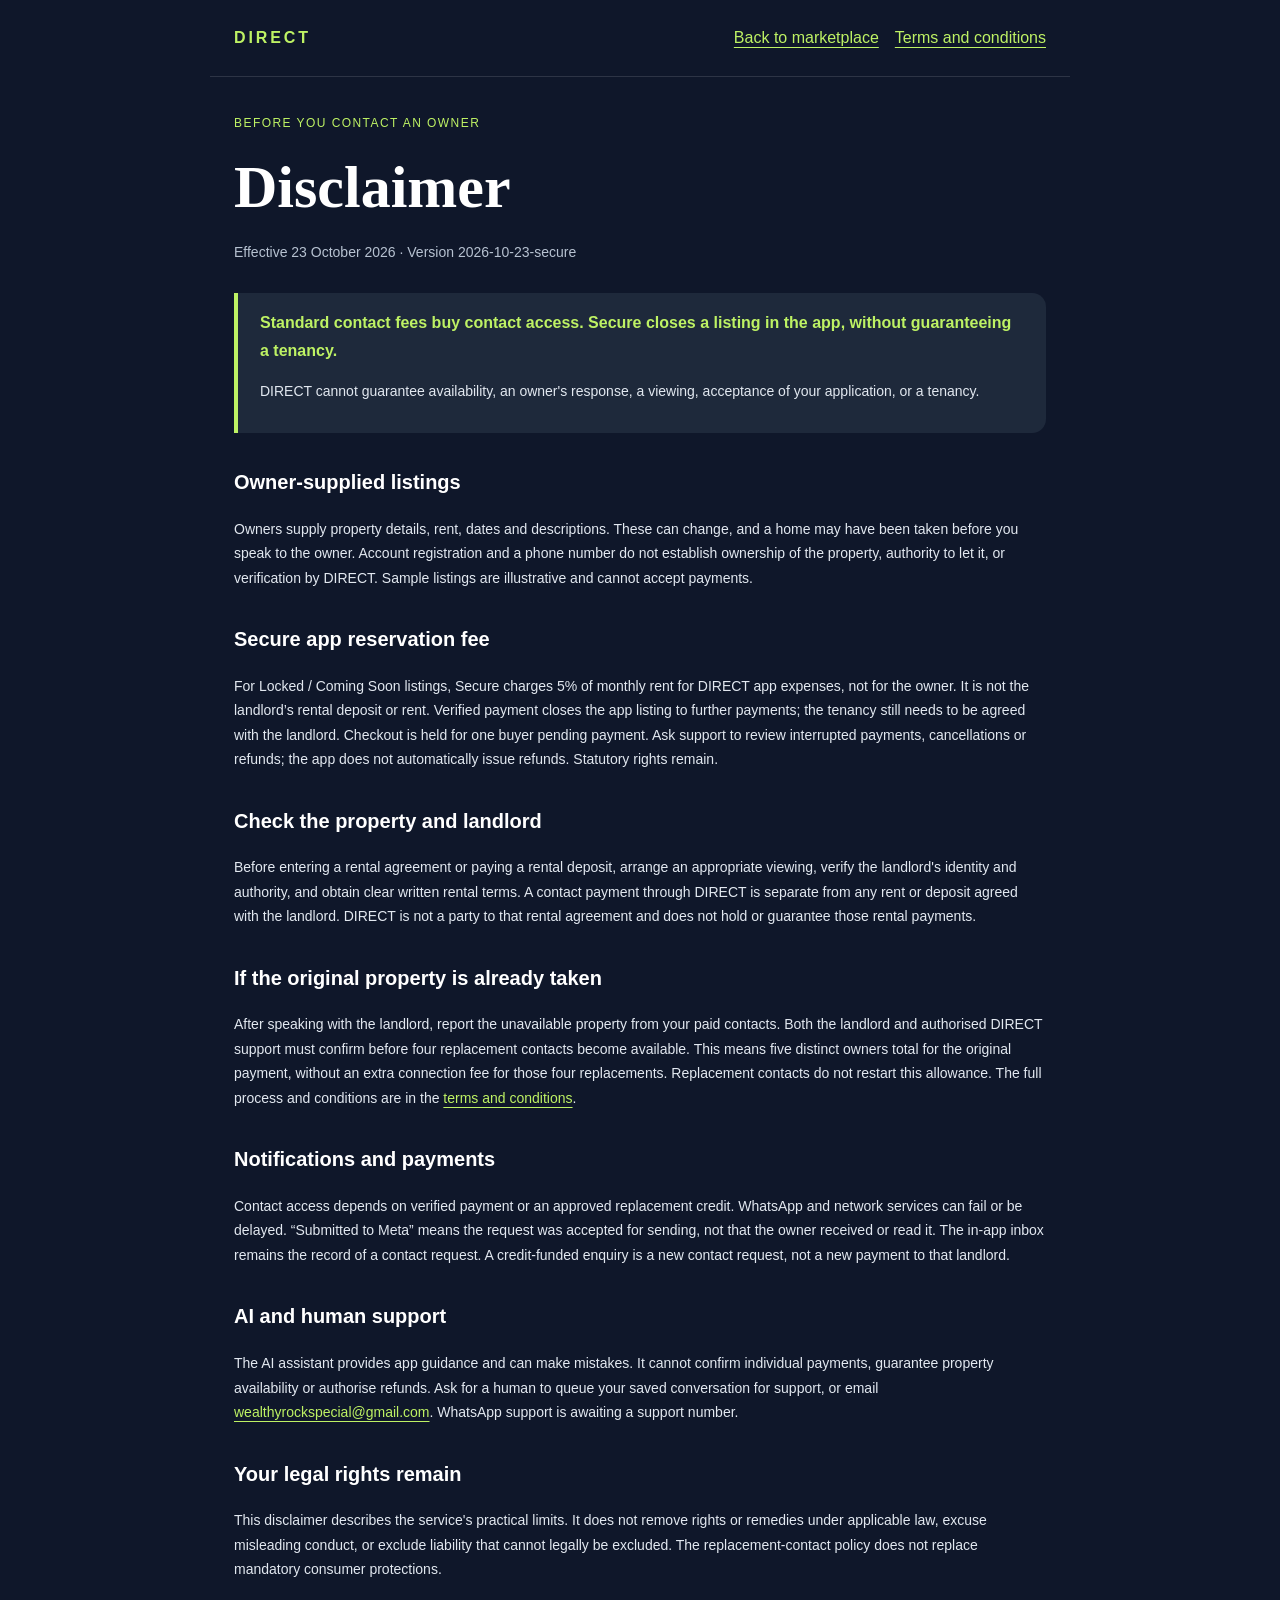
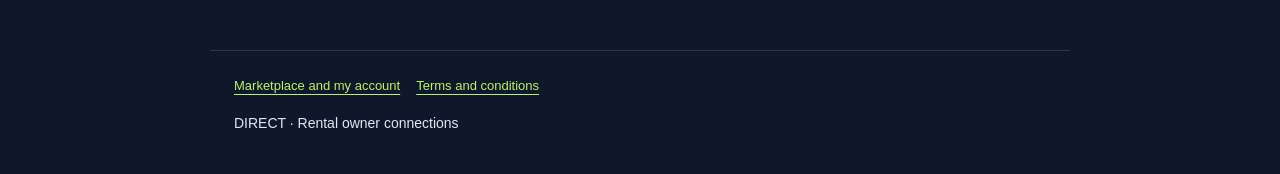
<file: disclaimer.html>
<!doctype html><html lang="en"><head><meta charset="utf-8"><meta name="viewport" content="width=device-width, initial-scale=1"><title>Disclaimer | DIRECT</title><meta name="description" content="What DIRECT rental contact payments cover, property availability limits, owner verification, and replacement contact credit."><link rel="stylesheet" href="/legal.css"></head><body><header><a class="brand" href="/">DIRECT</a><nav><a href="/">Back to marketplace</a><a href="/terms.html">Terms and conditions</a></nav></header><main><p class="eyebrow">Before you contact an owner</p><h1>Disclaimer</h1><p class="muted">Effective 23 October 2026 · Version 2026-10-23-secure</p><div class="policy"><strong>Standard contact fees buy contact access. Secure closes a listing in the app, without guaranteeing a tenancy.</strong><p>DIRECT cannot guarantee availability, an owner's response, a viewing, acceptance of your application, or a tenancy.</p></div><h2>Owner-supplied listings</h2><p>Owners supply property details, rent, dates and descriptions. These can change, and a home may have been taken before you speak to the owner. Account registration and a phone number do not establish ownership of the property, authority to let it, or verification by DIRECT. Sample listings are illustrative and cannot accept payments.</p><h2>Secure app reservation fee</h2><p>For Locked / Coming Soon listings, Secure charges 5% of monthly rent for DIRECT app expenses, not for the owner. It is not the landlord’s rental deposit or rent. Verified payment closes the app listing to further payments; the tenancy still needs to be agreed with the landlord. Checkout is held for one buyer pending payment. Ask support to review interrupted payments, cancellations or refunds; the app does not automatically issue refunds. Statutory rights remain.</p><h2>Check the property and landlord</h2><p>Before entering a rental agreement or paying a rental deposit, arrange an appropriate viewing, verify the landlord's identity and authority, and obtain clear written rental terms. A contact payment through DIRECT is separate from any rent or deposit agreed with the landlord. DIRECT is not a party to that rental agreement and does not hold or guarantee those rental payments.</p><h2>If the original property is already taken</h2><p>After speaking with the landlord, report the unavailable property from your paid contacts. Both the landlord and authorised DIRECT support must confirm before four replacement contacts become available. This means five distinct owners total for the original payment, without an extra connection fee for those four replacements. Replacement contacts do not restart this allowance. The full process and conditions are in the <a href="/terms.html">terms and conditions</a>.</p><h2>Notifications and payments</h2><p>Contact access depends on verified payment or an approved replacement credit. WhatsApp and network services can fail or be delayed. “Submitted to Meta” means the request was accepted for sending, not that the owner received or read it. The in-app inbox remains the record of a contact request. A credit-funded enquiry is a new contact request, not a new payment to that landlord.</p><h2>AI and human support</h2><p>The AI assistant provides app guidance and can make mistakes. It cannot confirm individual payments, guarantee property availability or authorise refunds. Ask for a human to queue your saved conversation for support, or email <a href="mailto:wealthyrockspecial@gmail.com">wealthyrockspecial@gmail.com</a>. WhatsApp support is awaiting a support number.</p><h2>Your legal rights remain</h2><p>This disclaimer describes the service's practical limits. It does not remove rights or remedies under applicable law, excuse misleading conduct, or exclude liability that cannot legally be excluded. The replacement-contact policy does not replace mandatory consumer protections.</p></main><footer><nav><a href="/">Marketplace and my account</a><a href="/terms.html">Terms and conditions</a></nav><p>DIRECT · Rental owner connections</p></footer></body></html>
</file>
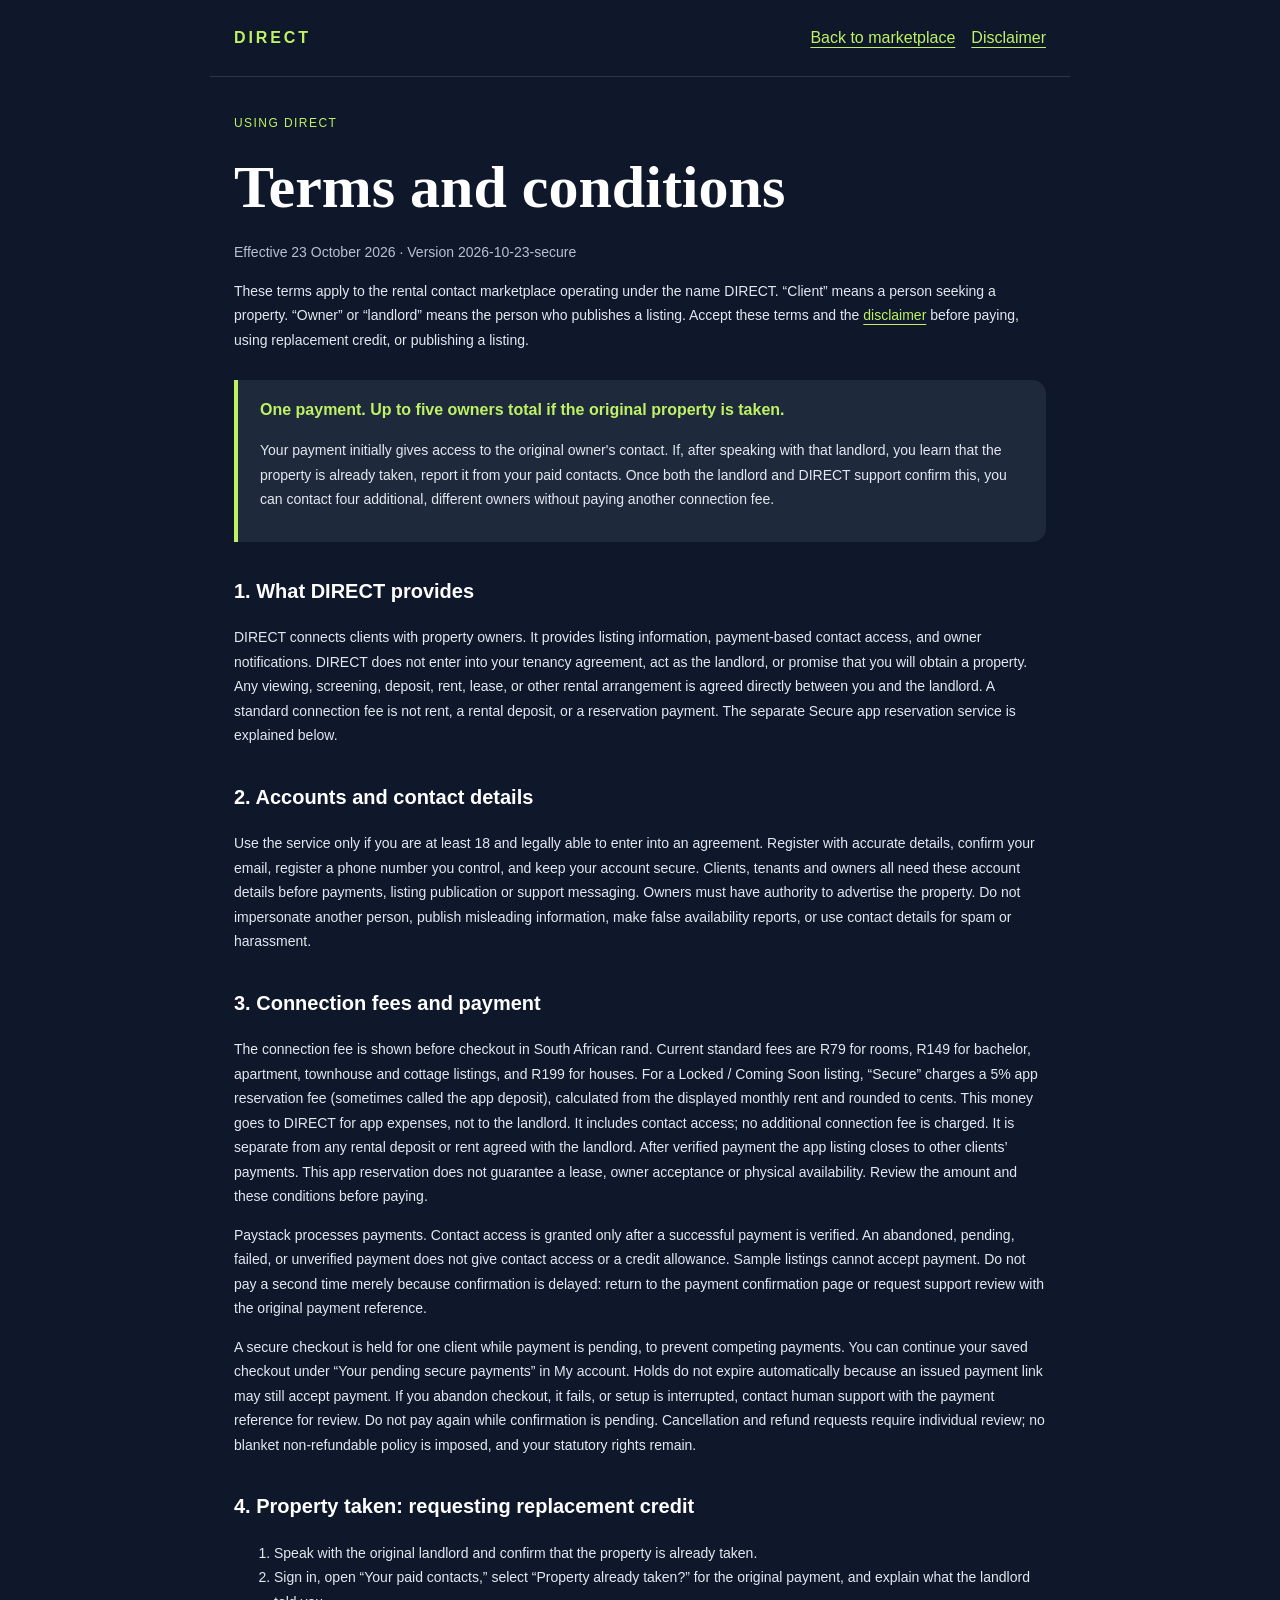
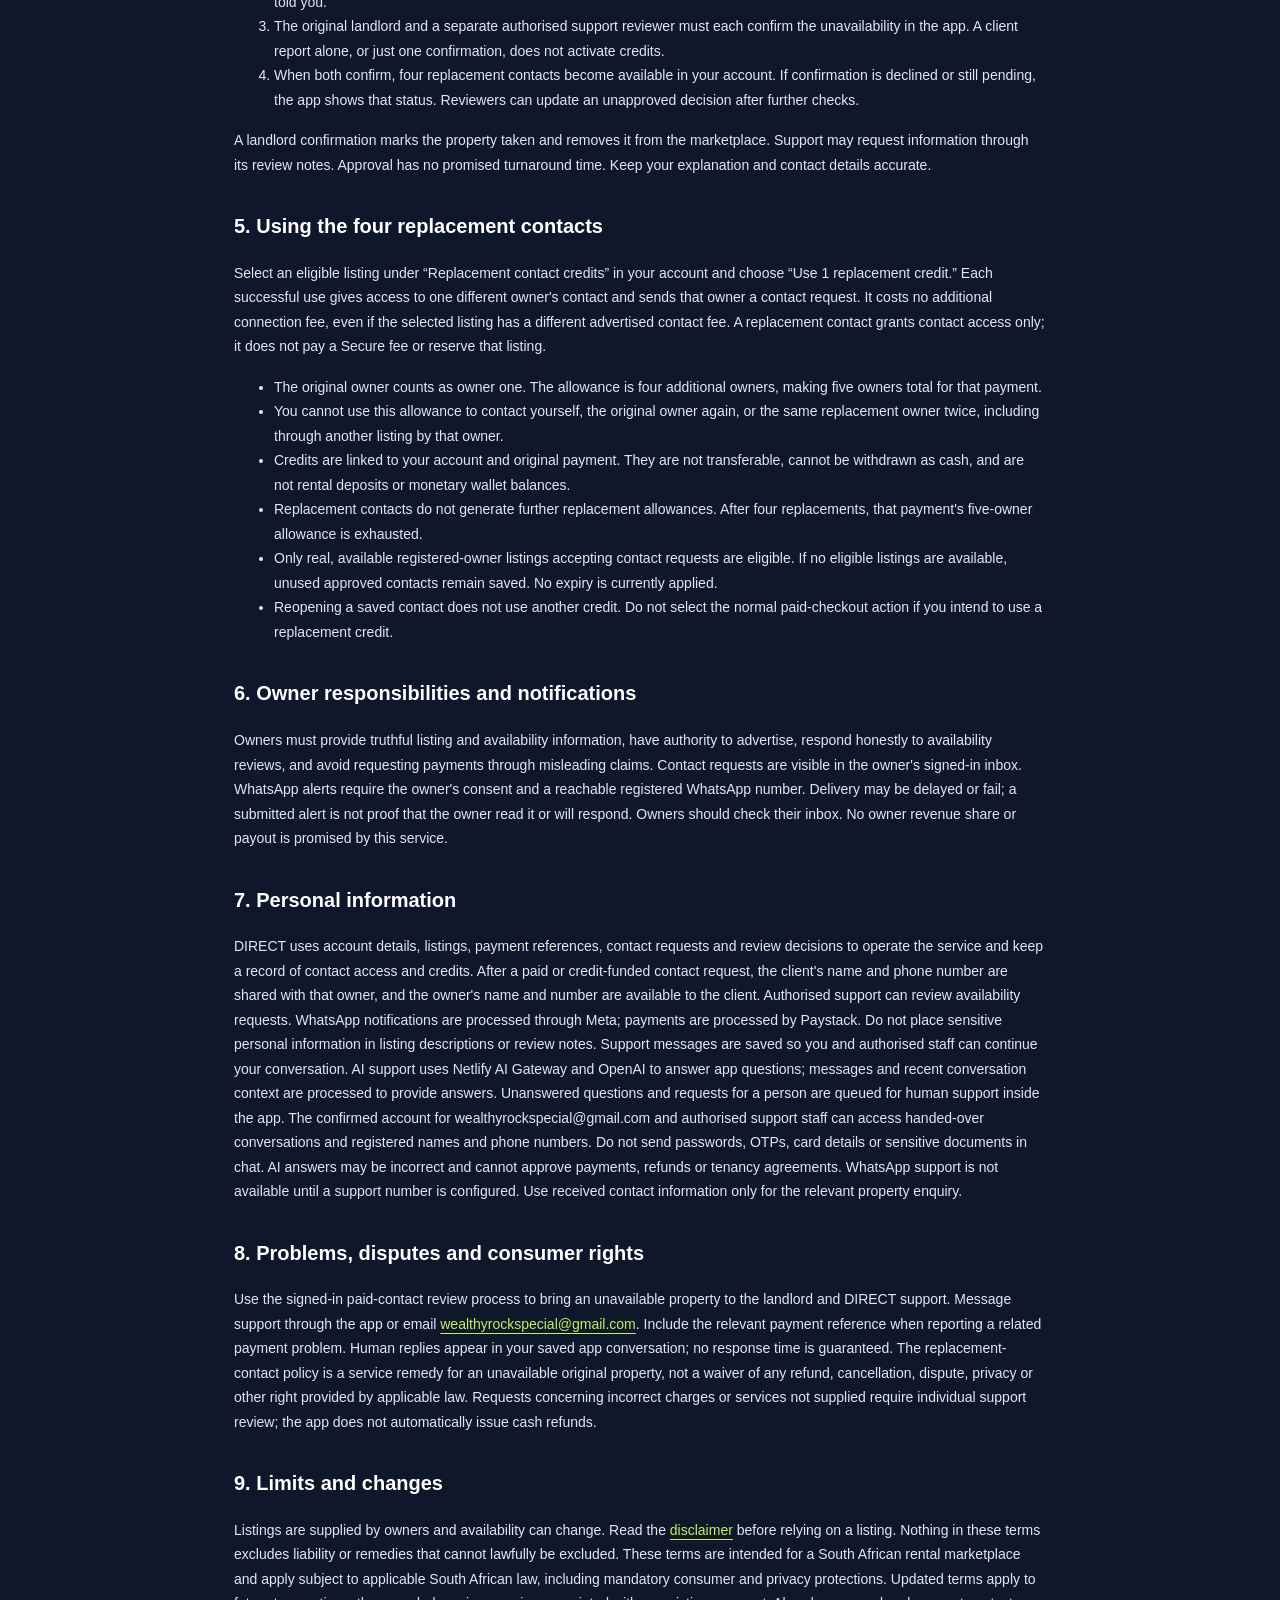
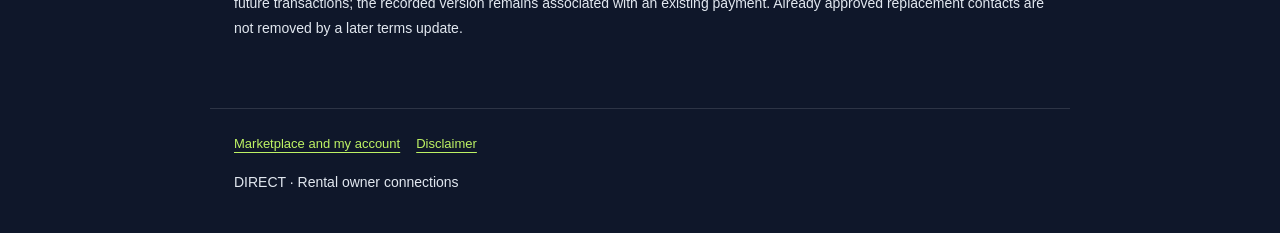
<file: terms.html>
<!doctype html><html lang="en"><head><meta charset="utf-8"><meta name="viewport" content="width=device-width, initial-scale=1"><title>Terms and conditions | DIRECT</title><meta name="description" content="DIRECT rental contact fees, five-owner replacement credit policy, landlord and support approval, and marketplace terms."><link rel="stylesheet" href="/legal.css"></head><body><header><a class="brand" href="/">DIRECT</a><nav><a href="/">Back to marketplace</a><a href="/disclaimer.html">Disclaimer</a></nav></header><main><p class="eyebrow">Using DIRECT</p><h1>Terms and conditions</h1><p class="muted">Effective 23 October 2026 · Version 2026-10-23-secure</p><p>These terms apply to the rental contact marketplace operating under the name DIRECT. “Client” means a person seeking a property. “Owner” or “landlord” means the person who publishes a listing. Accept these terms and the <a href="/disclaimer.html">disclaimer</a> before paying, using replacement credit, or publishing a listing.</p>
<div class="policy"><strong>One payment. Up to five owners total if the original property is taken.</strong><p>Your payment initially gives access to the original owner's contact. If, after speaking with that landlord, you learn that the property is already taken, report it from your paid contacts. Once both the landlord and DIRECT support confirm this, you can contact four additional, different owners without paying another connection fee.</p></div>
<h2>1. What DIRECT provides</h2><p>DIRECT connects clients with property owners. It provides listing information, payment-based contact access, and owner notifications. DIRECT does not enter into your tenancy agreement, act as the landlord, or promise that you will obtain a property. Any viewing, screening, deposit, rent, lease, or other rental arrangement is agreed directly between you and the landlord. A standard connection fee is not rent, a rental deposit, or a reservation payment. The separate Secure app reservation service is explained below.</p>
<h2>2. Accounts and contact details</h2><p>Use the service only if you are at least 18 and legally able to enter into an agreement. Register with accurate details, confirm your email, register a phone number you control, and keep your account secure. Clients, tenants and owners all need these account details before payments, listing publication or support messaging. Owners must have authority to advertise the property. Do not impersonate another person, publish misleading information, make false availability reports, or use contact details for spam or harassment.</p>
<h2>3. Connection fees and payment</h2><p>The connection fee is shown before checkout in South African rand. Current standard fees are R79 for rooms, R149 for bachelor, apartment, townhouse and cottage listings, and R199 for houses. For a Locked / Coming Soon listing, “Secure” charges a 5% app reservation fee (sometimes called the app deposit), calculated from the displayed monthly rent and rounded to cents. This money goes to DIRECT for app expenses, not to the landlord. It includes contact access; no additional connection fee is charged. It is separate from any rental deposit or rent agreed with the landlord. After verified payment the app listing closes to other clients’ payments. This app reservation does not guarantee a lease, owner acceptance or physical availability. Review the amount and these conditions before paying.</p><p>Paystack processes payments. Contact access is granted only after a successful payment is verified. An abandoned, pending, failed, or unverified payment does not give contact access or a credit allowance. Sample listings cannot accept payment. Do not pay a second time merely because confirmation is delayed: return to the payment confirmation page or request support review with the original payment reference.</p>
<p>A secure checkout is held for one client while payment is pending, to prevent competing payments. You can continue your saved checkout under “Your pending secure payments” in My account. Holds do not expire automatically because an issued payment link may still accept payment. If you abandon checkout, it fails, or setup is interrupted, contact human support with the payment reference for review. Do not pay again while confirmation is pending. Cancellation and refund requests require individual review; no blanket non-refundable policy is imposed, and your statutory rights remain.</p>
<h2>4. Property taken: requesting replacement credit</h2><ol><li>Speak with the original landlord and confirm that the property is already taken.</li><li>Sign in, open “Your paid contacts,” select “Property already taken?” for the original payment, and explain what the landlord told you.</li><li>The original landlord and a separate authorised support reviewer must each confirm the unavailability in the app. A client report alone, or just one confirmation, does not activate credits.</li><li>When both confirm, four replacement contacts become available in your account. If confirmation is declined or still pending, the app shows that status. Reviewers can update an unapproved decision after further checks.</li></ol><p>A landlord confirmation marks the property taken and removes it from the marketplace. Support may request information through its review notes. Approval has no promised turnaround time. Keep your explanation and contact details accurate.</p>
<h2>5. Using the four replacement contacts</h2><p>Select an eligible listing under “Replacement contact credits” in your account and choose “Use 1 replacement credit.” Each successful use gives access to one different owner's contact and sends that owner a contact request. It costs no additional connection fee, even if the selected listing has a different advertised contact fee. A replacement contact grants contact access only; it does not pay a Secure fee or reserve that listing.</p><ul><li>The original owner counts as owner one. The allowance is four additional owners, making five owners total for that payment.</li><li>You cannot use this allowance to contact yourself, the original owner again, or the same replacement owner twice, including through another listing by that owner.</li><li>Credits are linked to your account and original payment. They are not transferable, cannot be withdrawn as cash, and are not rental deposits or monetary wallet balances.</li><li>Replacement contacts do not generate further replacement allowances. After four replacements, that payment's five-owner allowance is exhausted.</li><li>Only real, available registered-owner listings accepting contact requests are eligible. If no eligible listings are available, unused approved contacts remain saved. No expiry is currently applied.</li><li>Reopening a saved contact does not use another credit. Do not select the normal paid-checkout action if you intend to use a replacement credit.</li></ul>
<h2>6. Owner responsibilities and notifications</h2><p>Owners must provide truthful listing and availability information, have authority to advertise, respond honestly to availability reviews, and avoid requesting payments through misleading claims. Contact requests are visible in the owner's signed-in inbox. WhatsApp alerts require the owner's consent and a reachable registered WhatsApp number. Delivery may be delayed or fail; a submitted alert is not proof that the owner read it or will respond. Owners should check their inbox. No owner revenue share or payout is promised by this service.</p>
<h2>7. Personal information</h2><p>DIRECT uses account details, listings, payment references, contact requests and review decisions to operate the service and keep a record of contact access and credits. After a paid or credit-funded contact request, the client's name and phone number are shared with that owner, and the owner's name and number are available to the client. Authorised support can review availability requests. WhatsApp notifications are processed through Meta; payments are processed by Paystack. Do not place sensitive personal information in listing descriptions or review notes. Support messages are saved so you and authorised staff can continue your conversation. AI support uses Netlify AI Gateway and OpenAI to answer app questions; messages and recent conversation context are processed to provide answers. Unanswered questions and requests for a person are queued for human support inside the app. The confirmed account for wealthyrockspecial@gmail.com and authorised support staff can access handed-over conversations and registered names and phone numbers. Do not send passwords, OTPs, card details or sensitive documents in chat. AI answers may be incorrect and cannot approve payments, refunds or tenancy agreements. WhatsApp support is not available until a support number is configured. Use received contact information only for the relevant property enquiry.</p>
<h2>8. Problems, disputes and consumer rights</h2><p>Use the signed-in paid-contact review process to bring an unavailable property to the landlord and DIRECT support. Message support through the app or email <a href="mailto:wealthyrockspecial@gmail.com">wealthyrockspecial@gmail.com</a>. Include the relevant payment reference when reporting a related payment problem. Human replies appear in your saved app conversation; no response time is guaranteed. The replacement-contact policy is a service remedy for an unavailable original property, not a waiver of any refund, cancellation, dispute, privacy or other right provided by applicable law. Requests concerning incorrect charges or services not supplied require individual support review; the app does not automatically issue cash refunds.</p>
<h2>9. Limits and changes</h2><p>Listings are supplied by owners and availability can change. Read the <a href="/disclaimer.html">disclaimer</a> before relying on a listing. Nothing in these terms excludes liability or remedies that cannot lawfully be excluded. These terms are intended for a South African rental marketplace and apply subject to applicable South African law, including mandatory consumer and privacy protections. Updated terms apply to future transactions; the recorded version remains associated with an existing payment. Already approved replacement contacts are not removed by a later terms update.</p></main><footer><nav><a href="/">Marketplace and my account</a><a href="/disclaimer.html">Disclaimer</a></nav><p>DIRECT · Rental owner connections</p></footer></body></html>
</file>
<file: legal.css>
:root{color-scheme:dark;background:#0f172a;color:#e2e8f0;font-family:Verdana,sans-serif;line-height:1.75}*{box-sizing:border-box}body{margin:0}header,main,footer{max-width:860px;margin:auto;padding:24px}header{display:flex;justify-content:space-between;gap:20px;border-bottom:1px solid #ffffff20}a{color:#bef264;text-underline-offset:4px}a:focus-visible{outline:2px solid #bef264;outline-offset:5px}.brand{font-weight:bold;letter-spacing:.18em;text-decoration:none}h1{font-family:Georgia,serif;font-size:clamp(36px,7vw,60px);line-height:1.1;color:#fff;margin:20px 0}h2{font-size:20px;color:#fff;margin-top:32px}p,li{font-size:14px}.eyebrow{color:#bef264;font-size:12px;letter-spacing:.12em;text-transform:uppercase}.policy{border-left:4px solid #bef264;padding:16px 22px;background:#1e293b;border-radius:0 14px 14px 0;margin:28px 0}.policy strong{color:#bef264}footer{border-top:1px solid #ffffff20;font-size:13px;margin-top:30px}nav{display:flex;gap:16px;flex-wrap:wrap}.muted{color:#b7c2d1}
</file>
